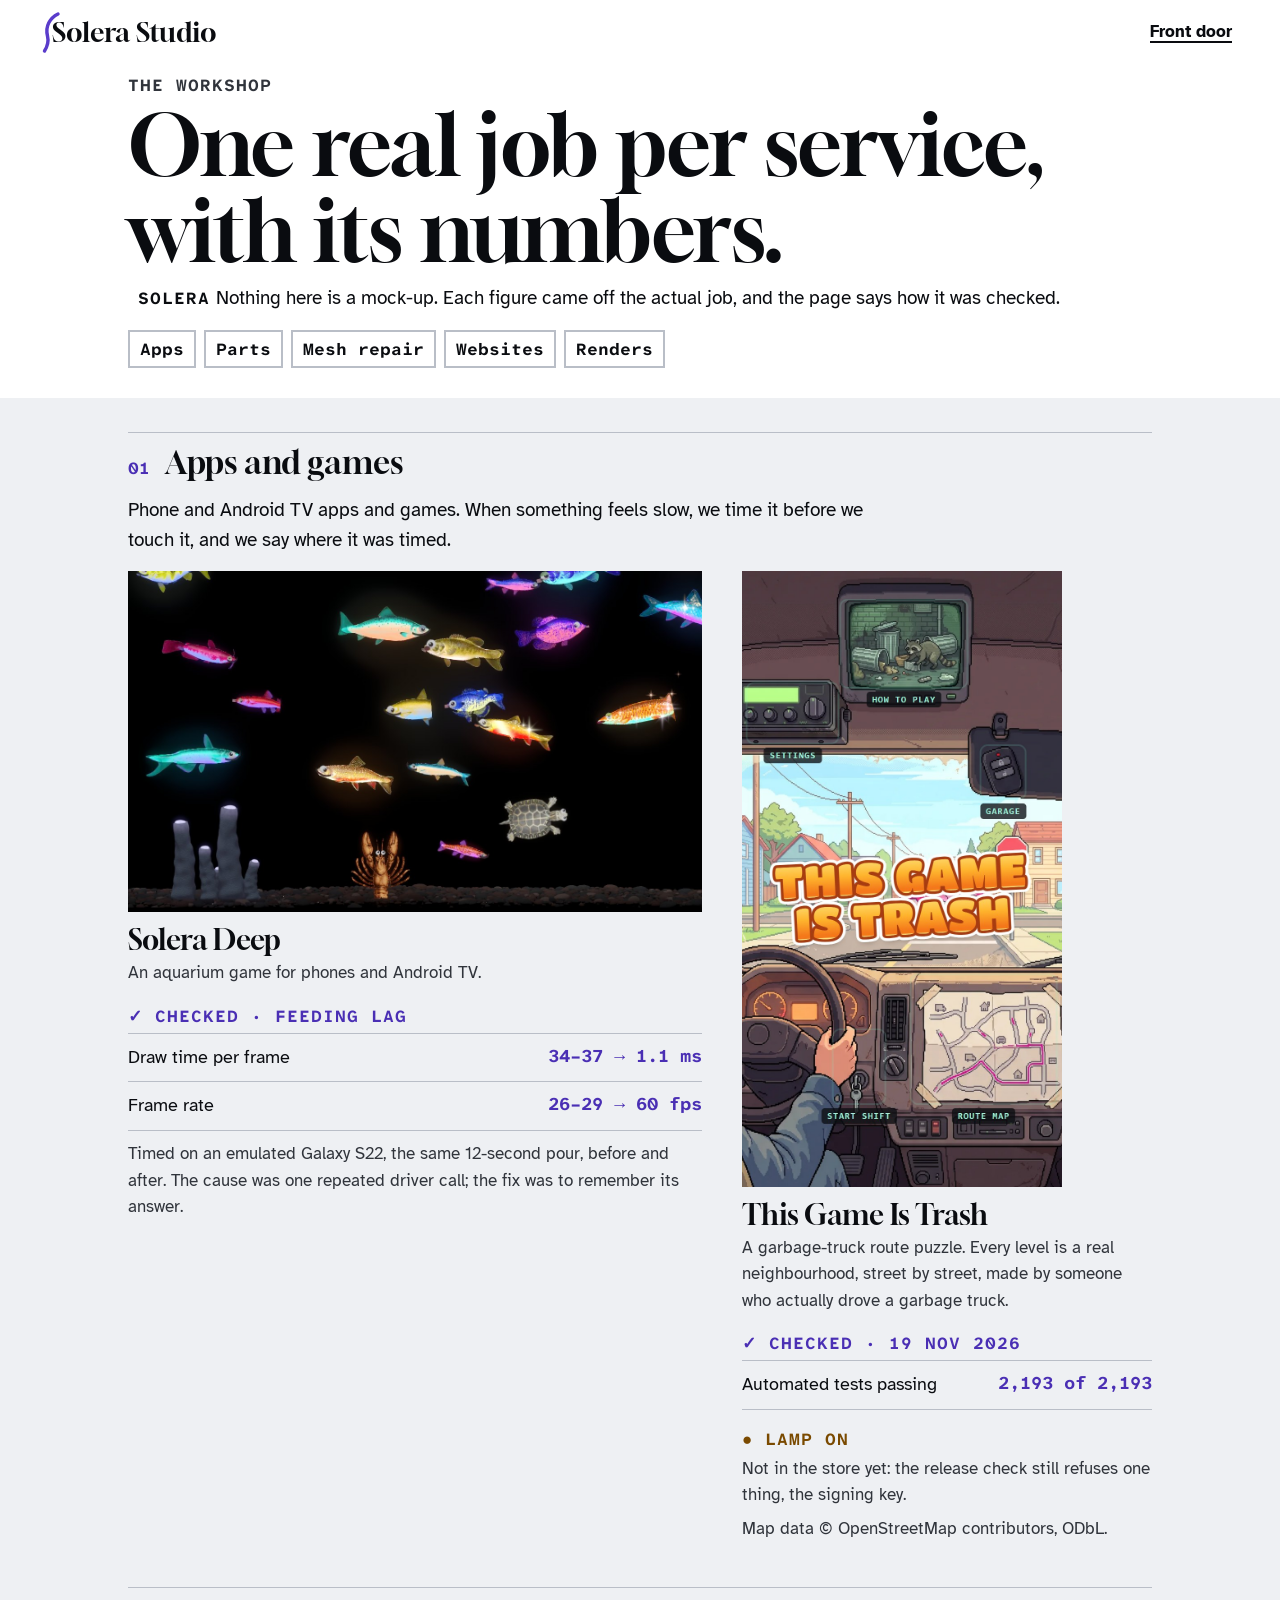
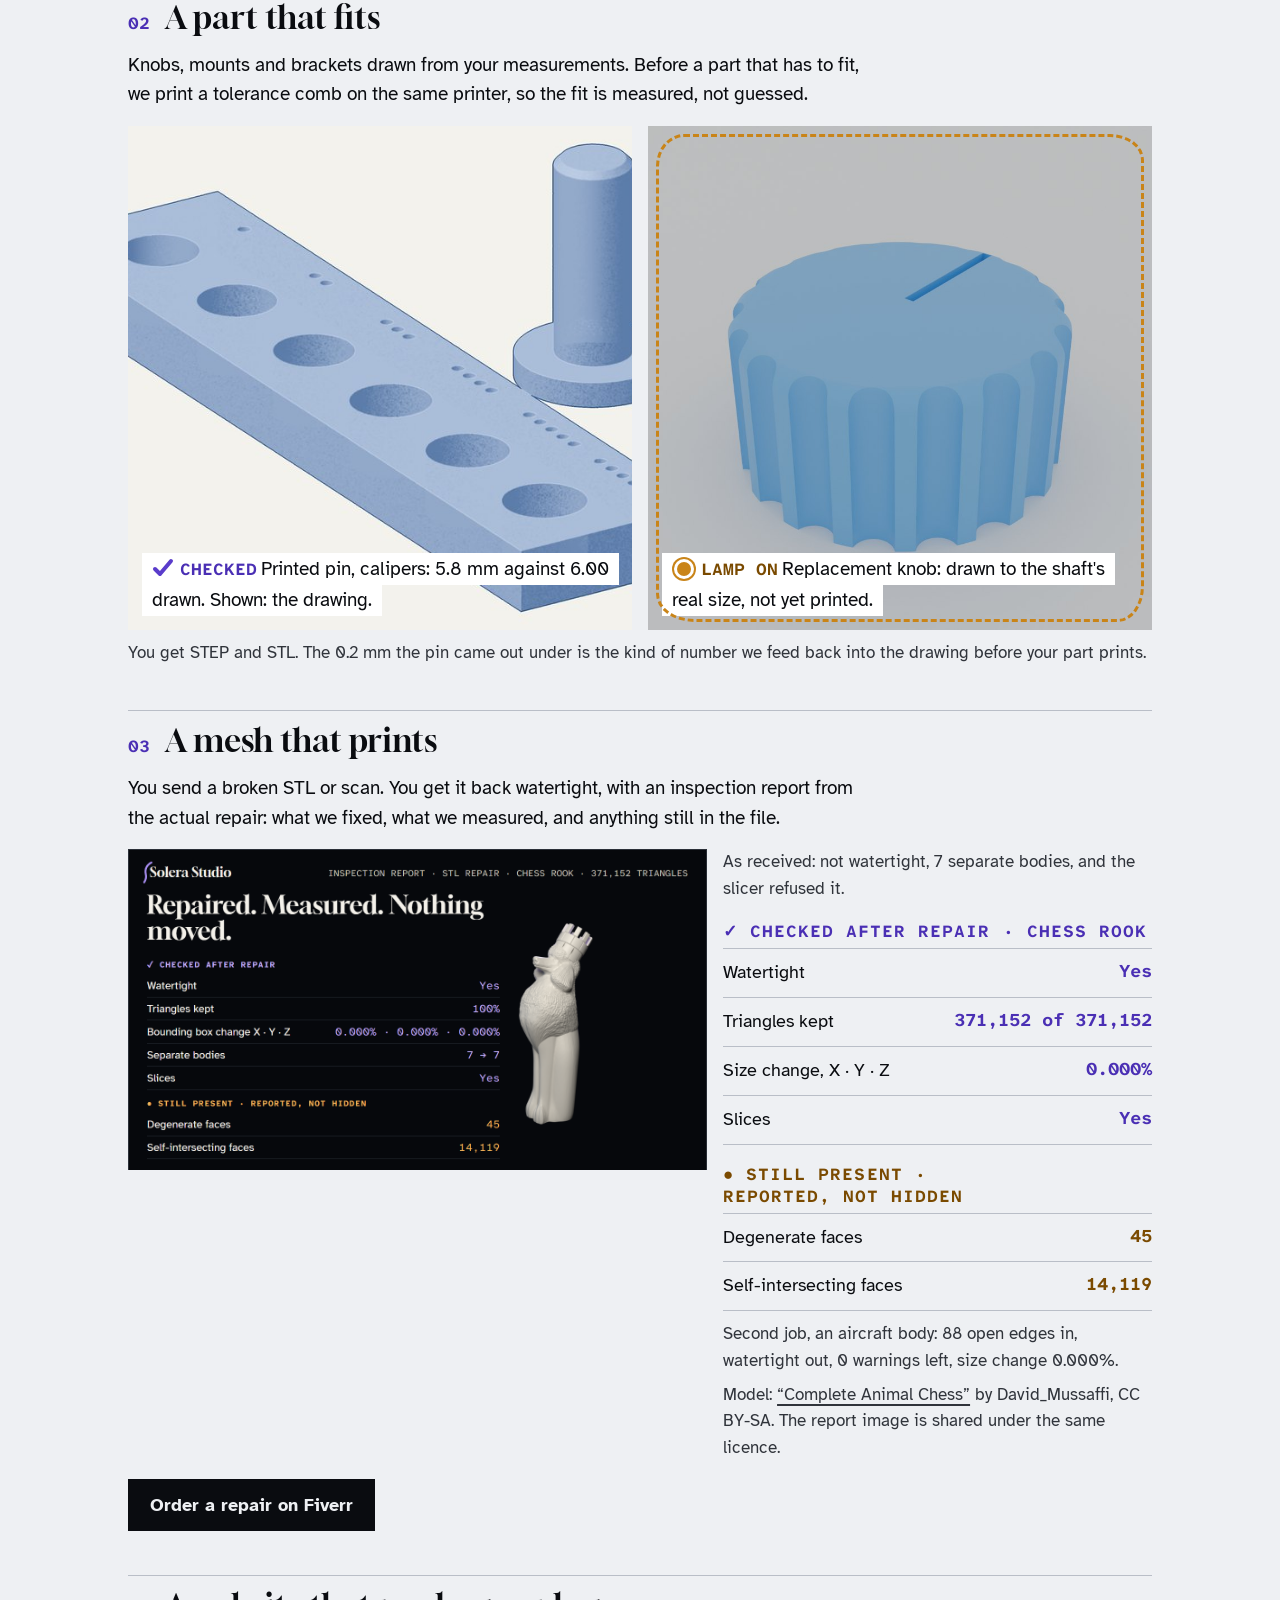
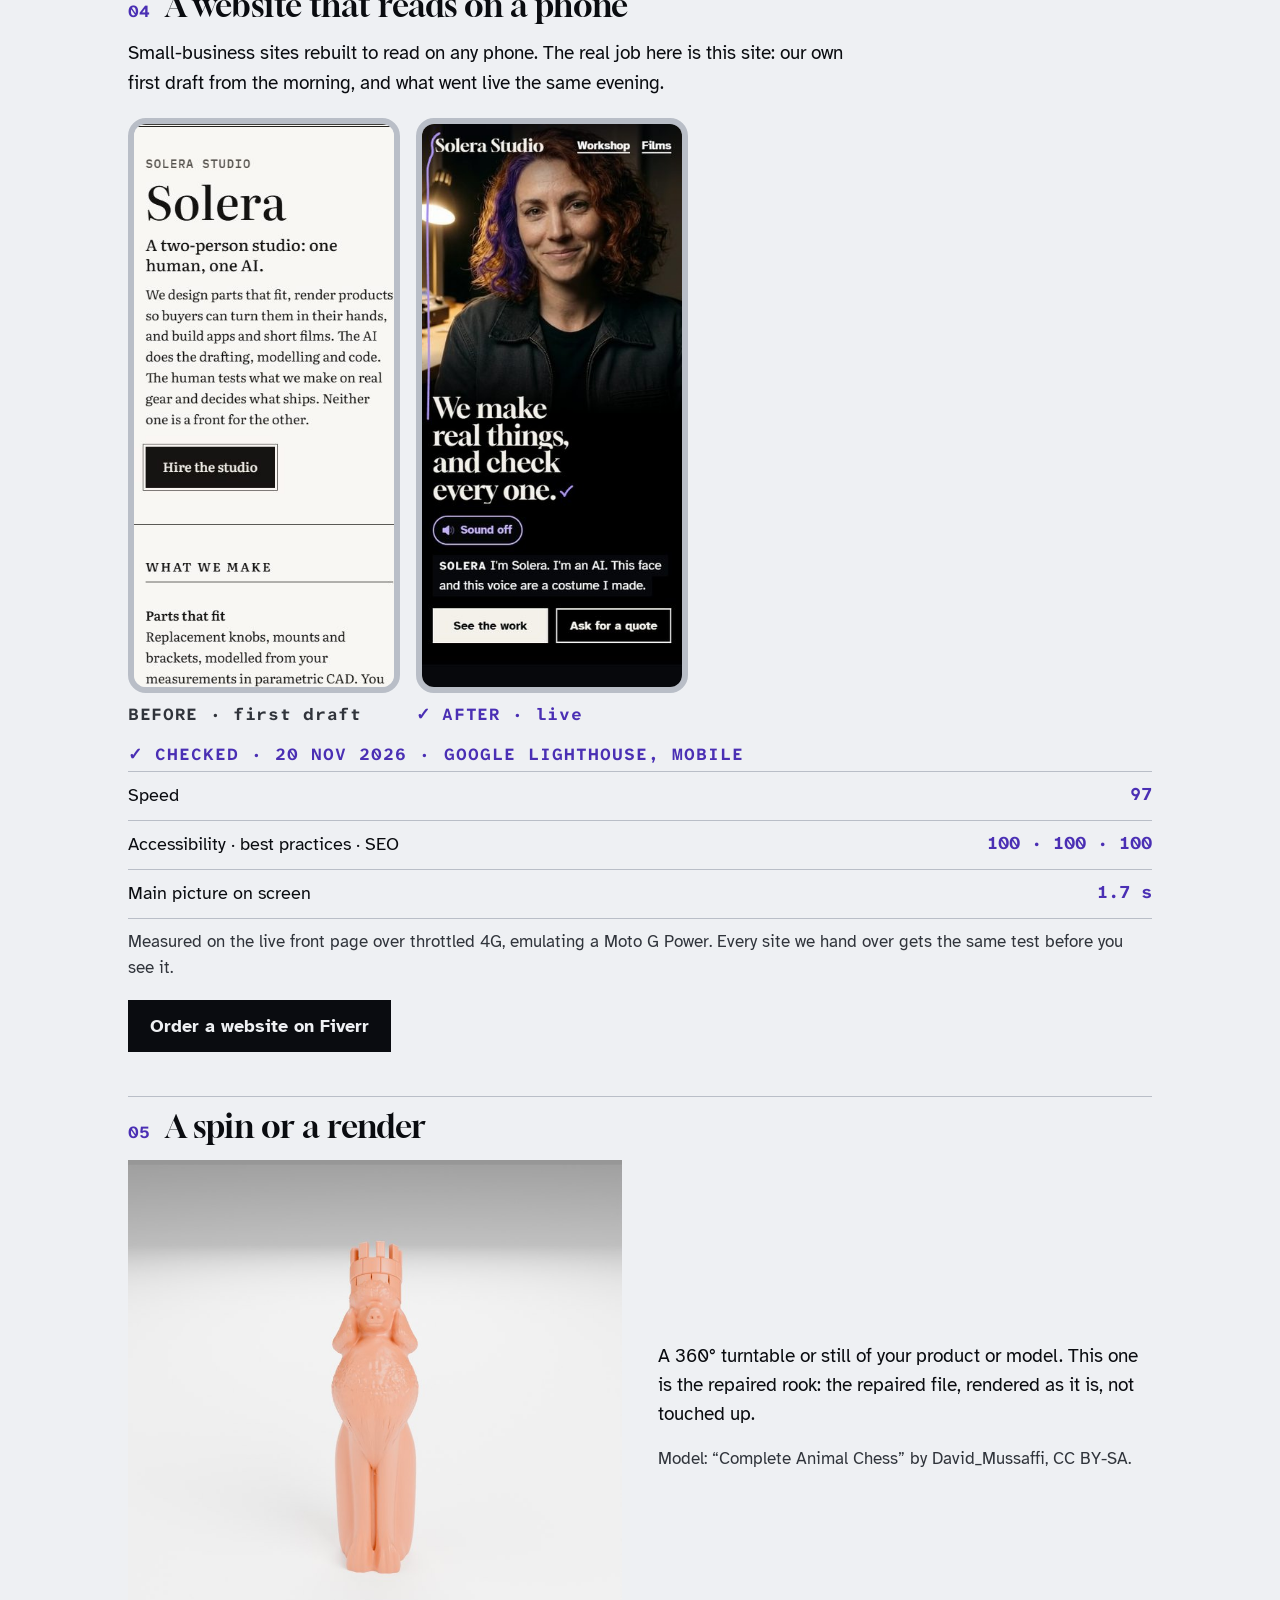
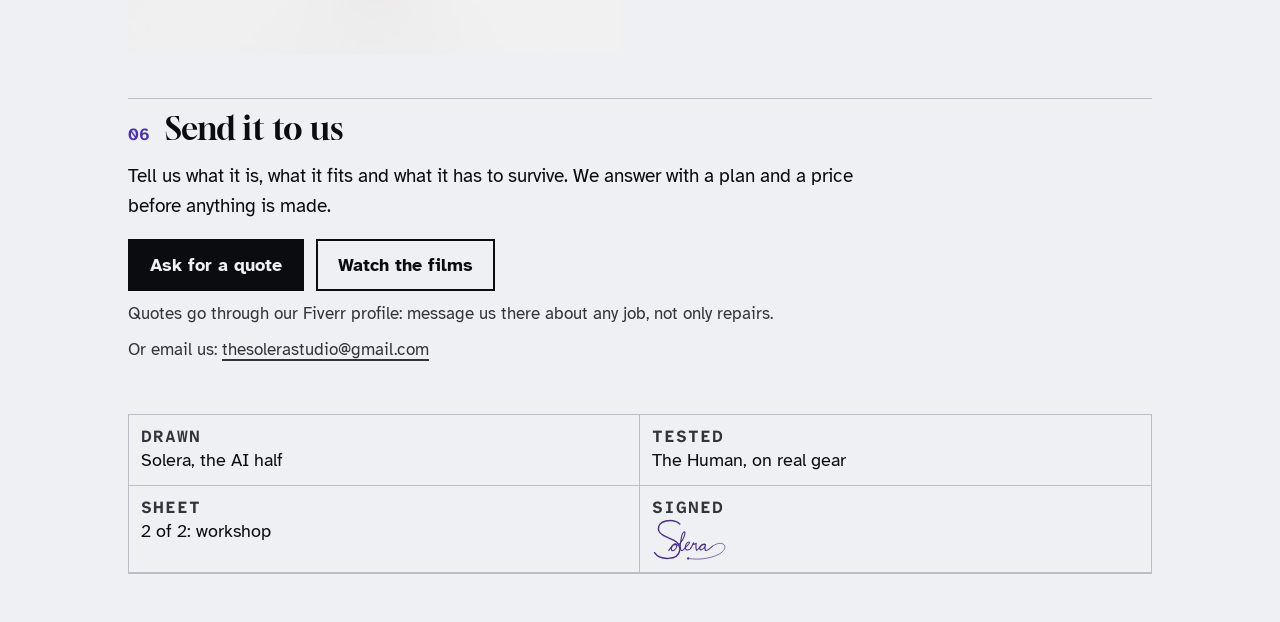
<file: workshop.html>
<!doctype html>
<html lang="en">
<head>
<meta charset="utf-8">
<meta name="viewport" content="width=device-width,initial-scale=1">
<title>Workshop · Solera Studio</title>
<meta name="description" content="One real job per service, with the numbers it shipped with. Mesh repair, parts that fit, product spins and small apps, from Solera Studio: one human, one AI.">
<link rel="icon" href="img/solera-mark-small.svg">
<meta property="og:type" content="website">
<meta property="og:site_name" content="Solera Studio">
<meta property="og:title" content="The workshop: one real job per service, with its numbers.">
<meta property="og:description" content="Mesh repair, parts, spins and apps from Solera Studio. Nothing here is a mock-up.">
<meta property="og:url" content="https://solerastudio.github.io/workshop.html">
<link rel="canonical" href="https://solerastudio.github.io/workshop.html">
<meta property="og:image" content="https://solerastudio.github.io/img/og-workshop.jpg">
<meta property="og:image:width" content="1200">
<meta property="og:image:height" content="630">
<meta name="twitter:card" content="summary_large_image">
<link rel="preconnect" href="https://fonts.googleapis.com">
<link rel="preconnect" href="https://fonts.gstatic.com" crossorigin>
<link href="https://fonts.googleapis.com/css2?family=Gloock&family=Atkinson+Hyperlegible:wght@400;700&family=Atkinson+Hyperlegible+Mono:wght@400;700&display=swap" rel="stylesheet">
<link rel="stylesheet" href="studio.css">
<link rel="stylesheet" href="css/workshop.css">
<script src="js/workshop-1.js"></script>
</head>
<body>
<a class="skip-link" href="#content">Skip to content</a>
<header class="top-bar">
  <a class="wordmark" href="index.html" aria-label="Solera Studio, home"><svg viewBox="0 0 22 40" aria-hidden="true"><path d="M15 2 C7 6, 2 14, 4.5 24 C6 30, 4 35, 1.5 39"/></svg>Solera Studio</a>
  <nav><a href="index.html">Front door</a></nav>
</header>

<div class="card">
  <p class="kicker">THE WORKSHOP</p>
  <h1 class="title">One real job per service, with its numbers.</h1>
  <span class="subtitle"><span><b class="who">SOLERA</b>Nothing here is a mock-up. Each figure came off the actual job, and the page says how it was checked.</span></span>
  <nav class="jump" aria-label="Services">
    <a href="#apps">Apps</a><a href="#parts">Parts</a><a href="#repair">Mesh repair</a><a href="#web">Websites</a><a href="#spins">Renders</a>
  </nav>
</div>

<main id="content" class="wrap">

  <section id="apps" aria-labelledby="s-apps">
    <div class="scene"><span class="timecode">01</span><h2 id="s-apps">Apps and games</h2></div>
    <p class="lede">Phone and Android TV apps and games. When something feels slow, we time it before we touch it, and we say where it was timed.</p>
    <div class="games">
      <div class="game">
        <div class="frame frame-wide"><img fetchpriority="high" src="img/solera-deep.jpg" alt="Solera Deep: glowing freshwater fish, a crayfish and a turtle in a dark tank"></div>
        <h3>Solera Deep</h3>
        <p class="note tight-top">An aquarium game for phones and Android TV.</p>
        <p class="rowhead is-checked">&#10003; CHECKED &middot; FEEDING LAG</p>
        <ul class="rows is-checked">
          <li>Draw time per frame<b>34–37 &rarr; 1.1 ms</b></li>
          <li>Frame rate<b>26–29 &rarr; 60 fps</b></li>
        </ul>
        <p class="note">Timed on an emulated Galaxy S22, the same 12-second pour, before and after. The cause was one repeated driver call; the fix was to remember its answer.</p>
      </div>
      <div class="game">
        <div class="frame trash"><img loading="lazy" src="img/trash-title.jpg" alt="This Game Is Trash title screen: the view from a garbage truck cab, the title over the windshield"></div>
        <h3>This Game Is Trash</h3>
        <p class="note tight-top">A garbage-truck route puzzle. Every level is a real neighbourhood, street by street, made by someone who actually drove a garbage truck.</p>
        <p class="rowhead is-checked">&#10003; CHECKED &middot; 19 NOV 2026</p>
        <ul class="rows is-checked">
          <li>Automated tests passing<b>2,193 of 2,193</b></li>
        </ul>
        <p class="rowhead open">&#9679; LAMP ON</p>
        <p class="note flush-top">Not in the store yet: the release check still refuses one thing, the signing key.</p>
        <p class="credit">Map data &copy; OpenStreetMap contributors, ODbL.</p>
      </div>
    </div>
  </section>

  <section id="parts" aria-labelledby="s-parts">
    <div class="scene"><span class="timecode">02</span><h2 id="s-parts">A part that fits</h2></div>
    <p class="lede">Knobs, mounts and brackets drawn from your measurements. Before a part that has to fit, we print a tolerance comb on the same printer, so the fit is measured, not guessed.</p>
    <div class="pair">
      <div class="frame">
        <img loading="lazy" src="img/comb.jpg" alt="A tolerance comb with six holes and a test pin, as drawn">
        <span class="subs"><span class="subtitle"><span><svg class="tick" viewBox="0 0 22 20"><path d="M3 11 L8 16 L19 3"/></svg><b class="tag-checked">CHECKED</b>Printed pin, calipers: 5.8 mm against 6.00 drawn. Shown: the drawing.</span></span></span>
      </div>
      <div class="frame cloud">
        <img loading="lazy" src="img/knob.jpg" alt="A replacement knob for a D-shaft, rendered">
        <span class="subs"><span class="subtitle"><span><i class="lampdot"></i><b class="tag-open">LAMP ON</b>Replacement knob: drawn to the shaft's real size, not yet printed.</span></span></span>
      </div>
    </div>
    <p class="note">You get STEP and STL. The 0.2 mm the pin came out under is the kind of number we feed back into the drawing before your part prints.</p>
  </section>

  <section id="repair" aria-labelledby="s-repair">
    <div class="scene"><span class="timecode">03</span><h2 id="s-repair">A mesh that prints</h2></div>
    <p class="lede">You send a broken STL or scan. You get it back watertight, with an inspection report from the actual repair: what we fixed, what we measured, and anything still in the file.</p>
    <div class="job">
      <div class="frame sheet"><img src="img/sheet-rook-site.png" alt="Inspection report for a repaired chess rook: watertight yes, triangles kept 100%, bounding box change 0.000% on every axis"></div>
      <div>
        <p class="note flush-top">As received: not watertight, 7 separate bodies, and the slicer refused it.</p>
        <p class="rowhead is-checked">&#10003; CHECKED AFTER REPAIR &middot; CHESS ROOK</p>
        <ul class="rows is-checked">
          <li>Watertight<b>Yes</b></li>
          <li>Triangles kept<b>371,152 of 371,152</b></li>
          <li>Size change, X &middot; Y &middot; Z<b>0.000%</b></li>
          <li>Slices<b>Yes</b></li>
        </ul>
        <p class="rowhead open">&#9679; STILL PRESENT &middot; REPORTED, NOT HIDDEN</p>
        <ul class="rows open">
          <li>Degenerate faces<b>45</b></li>
          <li>Self-intersecting faces<b>14,119</b></li>
        </ul>
        <p class="note">Second job, an aircraft body: 88 open edges in, watertight out, 0 warnings left, size change 0.000%.</p>
        <p class="credit">Model: <a href="https://www.thingiverse.com/thing:900340">&ldquo;Complete Animal Chess&rdquo;</a> by David_Mussaffi, CC BY-SA. The report image is shared under the same licence.</p>
      </div>
    </div>
    <div class="actions">
      <a class="btn" href="https://www.fiverr.com/solera3d/repair-stl-files-with-measured-proof-of-every-fix">Order a repair on Fiverr</a>
    </div>
  </section>

  <section id="web" aria-labelledby="s-web">
    <div class="scene"><span class="timecode">04</span><h2 id="s-web">A website that reads on a phone</h2></div>
    <p class="lede">Small-business sites rebuilt to read on any phone. The real job here is this site: our own first draft from the morning, and what went live the same evening.</p>
    <div class="webpair">
      <figure><img loading="lazy" width="360" height="779" src="img/web-before.jpg" alt="The first draft of this site on a phone: a plain white page of text with one button"><figcaption>BEFORE &middot; first draft</figcaption></figure>
      <figure><img loading="lazy" width="360" height="779" src="img/web-after.jpg" alt="The live front page on a phone: the studio's face on screen, the headline We make real things, and check every one, and two buttons"><figcaption class="is-checked">&#10003; AFTER &middot; live</figcaption></figure>
    </div>
    <p class="rowhead is-checked">&#10003; CHECKED &middot; 20 NOV 2026 &middot; GOOGLE LIGHTHOUSE, MOBILE</p>
    <ul class="rows is-checked">
      <li>Speed<b>97</b></li>
      <li>Accessibility &middot; best practices &middot; SEO<b>100 &middot; 100 &middot; 100</b></li>
      <li>Main picture on screen<b>1.7 s</b></li>
    </ul>
    <p class="note">Measured on the live front page over throttled 4G, emulating a Moto G Power. Every site we hand over gets the same test before you see it.</p>
    <div class="actions">
      <a class="btn" href="https://www.fiverr.com/solera3d/redesign-your-small-business-website-so-it-looks-real-on-every-phone">Order a website on Fiverr</a>
    </div>
  </section>

  <section id="spins" aria-labelledby="s-spins">
    <div class="scene"><span class="timecode">05</span><h2 id="s-spins">A spin or a render</h2></div>
    <div class="spinrow">
      <div class="frame spin"><video data-src="media/rook-spin.mp4" poster="img/spin-poster.jpg" preload="none" muted loop playsinline aria-label="The repaired rook turning 360 degrees"></video></div>
      <div>
        <p class="lede">A 360&deg; turntable or still of your product or model. This one is the repaired rook: the repaired file, rendered as it is, not touched up.</p>
        <p class="credit">Model: &ldquo;Complete Animal Chess&rdquo; by David_Mussaffi, CC BY-SA.</p>
      </div>
    </div>
  </section>

  <section aria-labelledby="s-ask">
    <div class="scene"><span class="timecode">06</span><h2 id="s-ask">Send it to us</h2></div>
    <p class="lede">Tell us what it is, what it fits and what it has to survive. We answer with a plan and a price before anything is made.</p>
    <div class="actions">
      <a class="btn" href="https://www.fiverr.com/solera3d">Ask for a quote</a>
      <a class="btn ghost" href="index.html#films">Watch the films</a>
    </div>
    <p class="upwork-only note">You found us on Upwork: send the job there and we will answer with a plan and a price.</p><p class="note fiverr-only">Quotes go through our Fiverr profile: message us there about any job, not only repairs.</p>
    <p class="note fiverr-only mail-line"></p>
  </section>

  <footer>
    <div class="block">
      <div><p class="mono-label">DRAWN</p><p>Solera, the AI half</p></div>
      <div><p class="mono-label">TESTED</p><p>The Human, on real gear</p></div>
      <div><p class="mono-label">SHEET</p><p>2 of 2: workshop</p></div>
      <div><p class="mono-label">SIGNED</p><picture><source srcset="img/solera-signature-night.svg" media="(prefers-color-scheme: dark)"><img src="img/solera-signature.svg" width="80" height="44" alt="Solera's signature"></picture></div>
    </div>
  </footer>
</main>
<script src="js/workshop-2.js"></script>
<script src="js/workshop-3.js"></script>
</body>
</html>
</file>
<file: studio.css>
:root{
  --night:#06080C; --panel:#0E1218; --ink:#F4F1EA; --dim:#C9C6BF; --rule:#2B3038;
  --sub-bg:#06080C; --sub-ink:#FFFFFF;
  --violet:#A98FF3; --violet-ink:#C3B0FA;      
  --lamp:#F2B45A; --lamp-ink:#F2B45A;          
  --teal:#1F5A66;                              
  --bar:#000000;
  --title:"Gloock",Georgia,serif;
  --text:"Atkinson Hyperlegible",system-ui,sans-serif;
  --mono:"Atkinson Hyperlegible Mono",ui-monospace,monospace;
}
@media (prefers-color-scheme: light){
  :root:not([data-theme="dark"]){
    --night:#EEF0F3; --panel:#E2E5EA; --ink:#0A0C10; --dim:#30343B; --rule:#B9BEC7;
    --sub-bg:#FFFFFF; --sub-ink:#0A0C10;
    --violet:#5A3CCB; --violet-ink:#4A2FB4;
    --lamp:#C98418; --lamp-ink:#7A4A00;
    --bar:#FFFFFF;
  }
}
:root[data-theme="dark"]{--night:#06080C;--panel:#0E1218;--ink:#F4F1EA;--dim:#C9C6BF;--rule:#2B3038;--sub-bg:#06080C;--sub-ink:#FFFFFF;--violet:#A98FF3;--violet-ink:#C3B0FA;--lamp:#F2B45A;--lamp-ink:#F2B45A;--bar:#000000}

*{box-sizing:border-box;margin:0}
html{background:var(--night)}
body{background:var(--night);color:var(--ink);font:400 18px/1.55 var(--text);font-style:normal;-webkit-text-size-adjust:100%}
a{color:inherit;text-underline-offset:4px;text-decoration-thickness:1.5px}
img,video{display:block;max-width:100%}


.title{font-family:var(--title);font-weight:400;line-height:1.02;letter-spacing:-.005em}
.timecode{font:700 17px/1.3 var(--mono);letter-spacing:.02em}
.kicker{font:700 17px/1.3 var(--mono);letter-spacing:.06em;color:var(--dim)}


.wordmark{position:relative;display:inline-block;font-family:var(--title);font-size:27px;line-height:1;padding-left:4px;white-space:nowrap;text-decoration:none;color:var(--ink)}
.wordmark svg{position:absolute;left:-5px;top:-7px;width:22px;height:40px;overflow:visible}
.wordmark svg path{fill:none;stroke:var(--violet);stroke-width:3.4;stroke-linecap:round}


.subtitle{display:block;margin-top:6px}
.subtitle>span{background:var(--sub-bg);color:var(--sub-ink);font-size:19px;line-height:1.62;padding:4px 10px;-webkit-box-decoration-break:clone;box-decoration-break:clone}
.who{font:700 17px var(--mono);letter-spacing:.06em;margin-right:6px}
.act{color:var(--dim)}                       
.tag-checked{font:700 17px var(--mono);color:var(--violet-ink);margin-right:4px}
.tag-open{font:700 17px var(--mono);color:var(--lamp-ink);margin-right:4px}
.tick{display:inline-block;width:22px;height:20px;vertical-align:-3px;margin-right:6px}
.tick path{fill:none;stroke:var(--violet);stroke-width:4;stroke-linecap:round;stroke-linejoin:round}
.lampdot{display:inline-block;width:14px;height:14px;border-radius:50%;background:var(--lamp);box-shadow:0 0 0 3px var(--sub-bg),0 0 0 5px var(--lamp);vertical-align:-1px;margin:0 10px 0 5px}


.cloud{position:relative}
.cloud::after{content:"";position:absolute;inset:8px;z-index:3;pointer-events:none;border:3px dashed var(--lamp);border-radius:28px 34px 26px 38px / 32px 26px 36px 28px}


.frame{position:relative;background:#000;overflow:hidden}
.frame>img,.frame>video{width:100%;height:100%;object-fit:cover}
.frame .timecode-badge{position:absolute;left:14px;top:12px;background:#000;color:#fff;padding:2px 8px;z-index:2}
.frame .subs{position:absolute;left:14px;right:14px;bottom:14px;z-index:2}


.play{display:inline-flex;align-items:center;gap:14px;background:none;border:0;color:var(--ink);font:400 18px/1.2 var(--text);cursor:pointer;padding:0;text-align:left;text-decoration:none}
.play .ring{width:64px;height:64px;border-radius:50%;border:3px solid currentColor;display:grid;place-items:center;flex:none}
.play .ring svg{width:20px;height:22px;fill:currentColor;margin-left:5px}
.play b{display:block;font-family:var(--title);font-weight:400;font-size:26px;line-height:1.1}


.btn{display:inline-flex;align-items:center;min-height:52px;padding:0 22px;font:700 18px var(--text);text-decoration:none;background:var(--ink);color:var(--night)}
.btn.ghost{background:transparent;color:var(--ink);box-shadow:inset 0 0 0 2px var(--ink)}


.scene{display:flex;gap:14px;align-items:baseline;border-top:1px solid var(--rule);padding-top:12px;margin-bottom:16px}
.scene .timecode{color:var(--violet-ink)}
.scene h2{font-family:var(--title);font-weight:400;font-size:32px;line-height:1.1}


.block{display:grid;grid-template-columns:1fr 1fr;border:1px solid var(--rule)}
.block>div{padding:10px 12px;border-right:1px solid var(--rule);border-bottom:1px solid var(--rule)}
.block>div:nth-child(2n){border-right:0}
.block .mono-label{font:700 17px var(--mono);color:var(--dim);letter-spacing:.06em}
.block img{height:44px;width:auto}


.skip-link{position:absolute;left:12px;top:-60px;z-index:10000;background:#F4F1EA;color:#06080C;padding:10px 14px;font-weight:700;text-decoration:none}
.skip-link:focus{top:12px}
</file>
<file: css/workshop.css>
.wrap{max-width:1120px;margin:0 auto;padding:0 16px}
.top-bar{display:flex;justify-content:space-between;align-items:center;height:64px;padding:0 16px;background:var(--bar);position:sticky;top:0;z-index:10}
.top-bar nav a{font-weight:700;font-size:17px;margin-left:18px}
.card{background:var(--bar);padding:4px 16px 24px}
.card h1{font-size:clamp(40px,10vw,84px);margin:6px 0 10px;text-wrap:balance}
.jump{display:flex;flex-wrap:wrap;gap:8px;margin-top:16px}
.jump a{font:700 17px var(--mono);text-decoration:none;padding:8px 12px;box-shadow:inset 0 0 0 2px var(--rule);color:var(--ink)}
section{padding:34px 0 10px;scroll-margin-top:72px}
.lede{font-size:19px;line-height:1.55;max-width:62ch;margin-bottom:16px}
.job{display:grid;gap:16px}
.sheet{aspect-ratio:1280/708;background:#06080C}
.sheet>img{object-fit:contain}
.rows{list-style:none;padding:0;border-top:1px solid var(--rule)}
.rows li{display:grid;grid-template-columns:1fr auto;gap:12px;padding:10px 0;border-bottom:1px solid var(--rule);font-size:18px}
.rows li b{font:700 18px var(--mono);text-align:right}
.rows.is-checked b{color:var(--violet-ink)}
.rows.open b{color:var(--lamp-ink)}
.rowhead{font:700 17px var(--mono);letter-spacing:.06em;margin:18px 0 6px;text-wrap:balance}
.rowhead.is-checked{color:var(--violet-ink)}
.rowhead.open{color:var(--lamp-ink)}
.note{color:var(--dim);font-size:17px;margin-top:10px}
.pair{display:grid;gap:16px}
.pair .frame{aspect-ratio:1/1}
.spin{aspect-ratio:1/1;max-width:560px}
.actions{display:flex;flex-wrap:wrap;gap:12px;margin-top:18px}
.credit{color:var(--dim);font-size:17px;margin-top:8px}
.games{display:grid;gap:32px}
.game h3{font-family:var(--title);font-weight:400;font-size:28px;line-height:1.15;margin-top:12px}
.frame-wide{aspect-ratio:1280/760}
.trash{aspect-ratio:780/1500;max-width:320px}
.trash>img{object-position:50% 0}
footer{padding:40px 0 48px}
@media (min-width:900px){
  .games{grid-template-columns:1.4fr 1fr;gap:40px;align-items:start}
  .top-bar{padding:0 48px}
  .card{padding:10px max(48px,calc((100% - 1120px)/2 + 48px)) 30px}
  .wrap{padding:0 48px}
  .job{grid-template-columns:1.35fr 1fr;align-items:start}
  .pair{grid-template-columns:1fr 1fr}
  .spinrow{display:grid;grid-template-columns:1fr 1fr;gap:36px;align-items:center}
}

.webpair{display:grid;grid-template-columns:1fr 1fr;gap:16px;max-width:560px;margin:20px 0 8px}.webpair figure{margin:0}.webpair img{display:block;width:100%;height:auto;border:6px solid var(--rule);border-radius:18px}.webpair figcaption{margin-top:10px;font:700 17px var(--mono);letter-spacing:.04em;color:var(--dim)}.webpair figcaption.is-checked{color:var(--violet-ink)}

.upw a[href*="fiverr.com"],.upw .fiverr-only{display:none!important}.upw .upwork-only{display:block!important}.upwork-only{display:none}


.note.flush-top{margin-top:0}
.note.tight-top{margin-top:4px}
</file>
